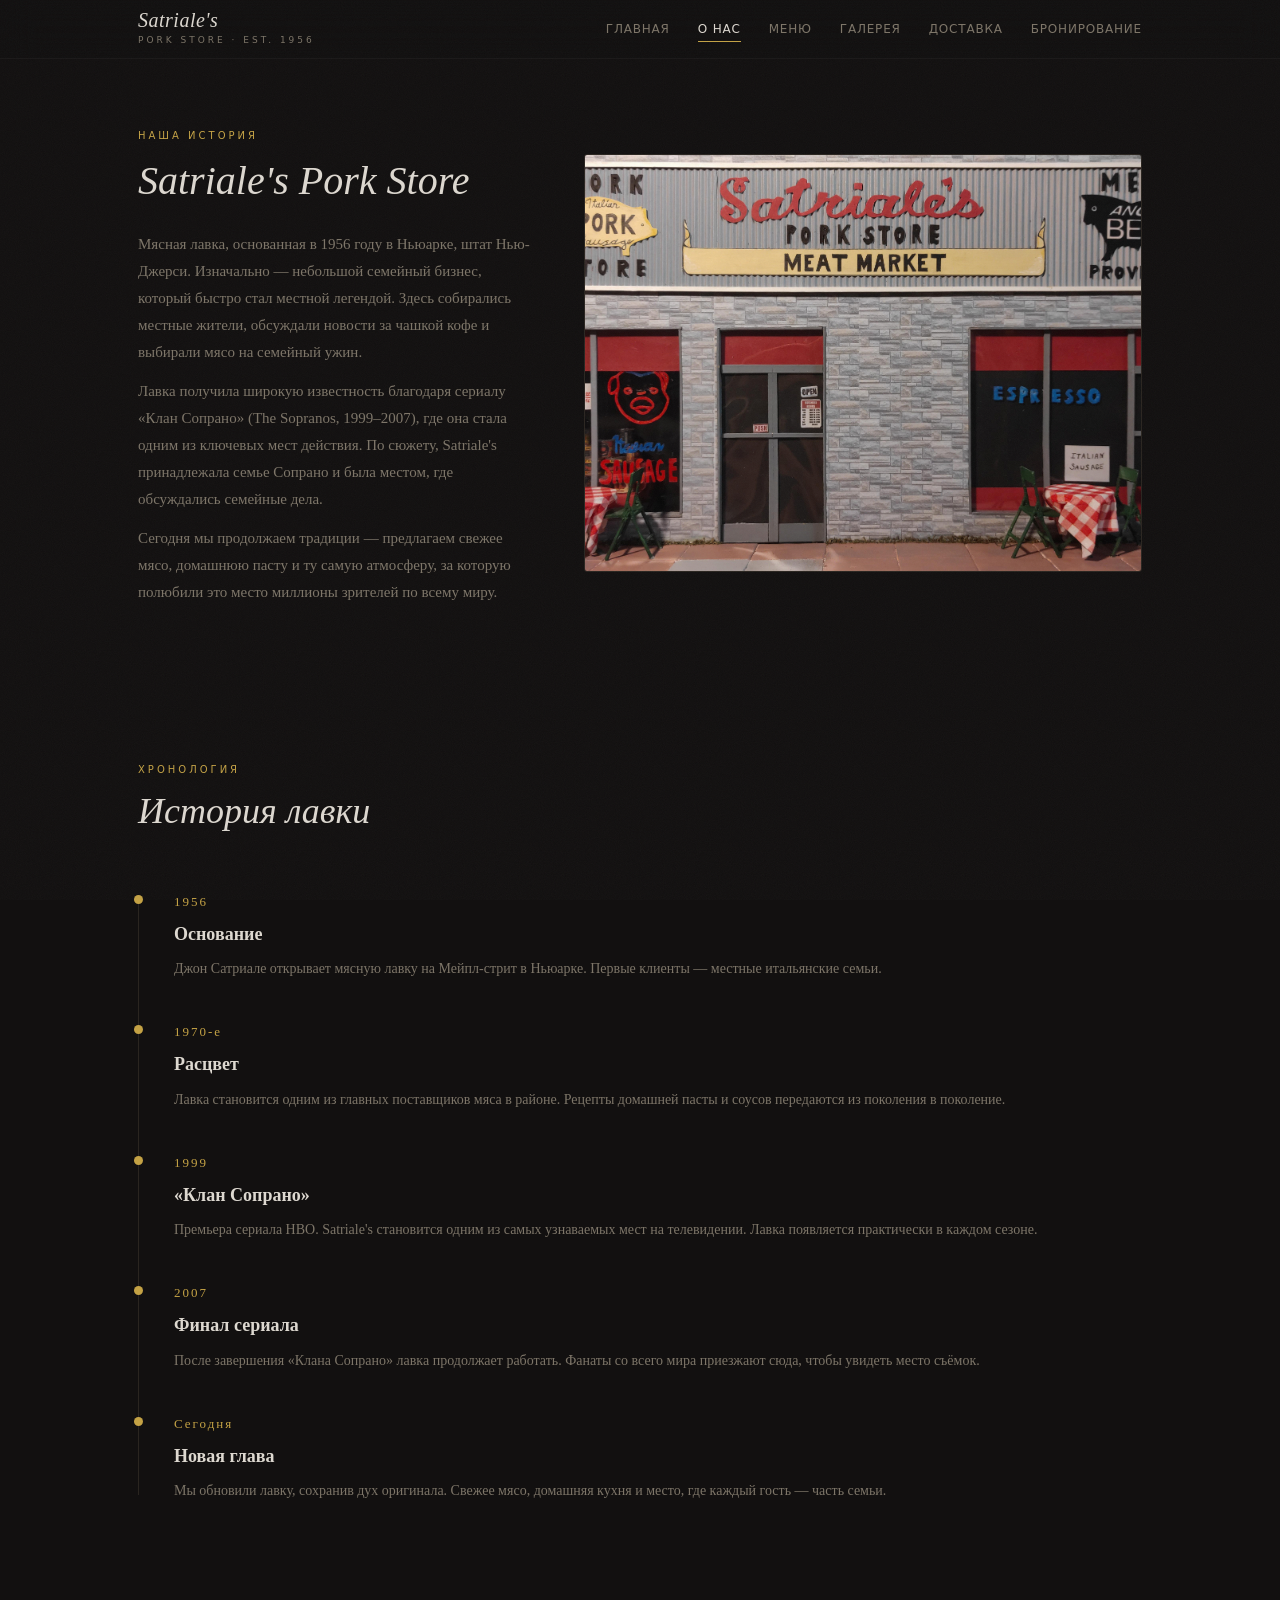
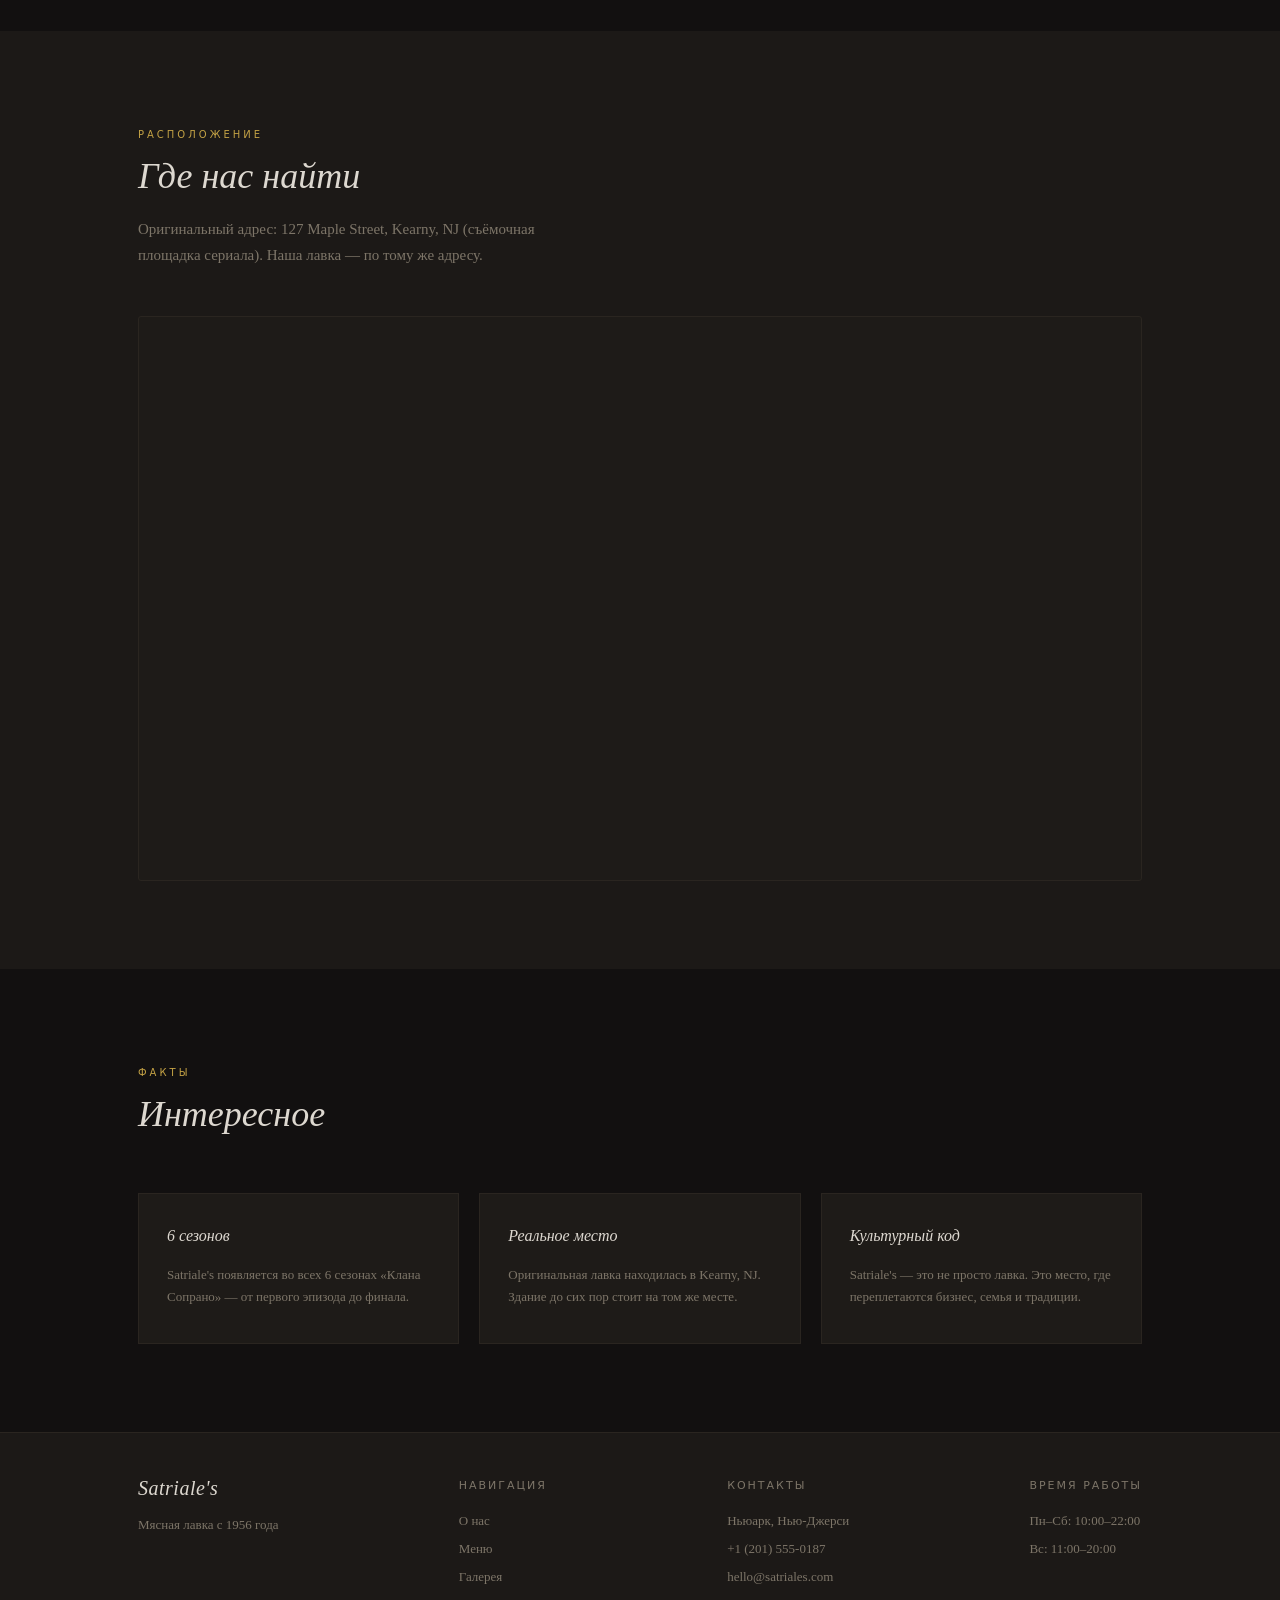
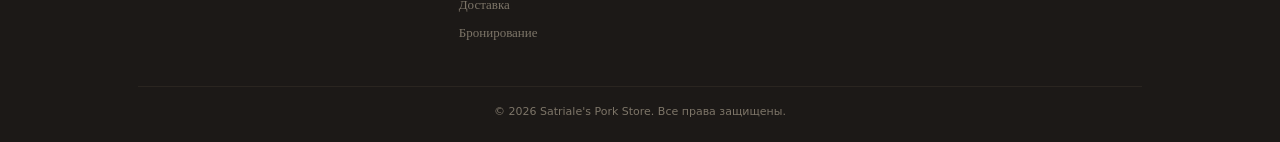
<file: about.html>
<!DOCTYPE html>
<html lang="ru">
<head>
    <meta charset="UTF-8">
    <meta name="viewport" content="width=device-width, initial-scale=1.0">
    <title>О нас — Satriale's</title>
    <link rel="stylesheet" href="css/style.css">
</head>
<body class="page-enter">
<header class="header" id="header">
    <div class="container header__inner">
        <a href="index.html" class="logo">
            <span class="logo__name">Satriale's</span>
            <span class="logo__sub">pork store · est. 1956</span>
        </a>
        <nav class="nav" id="nav">
            <a href="index.html" class="nav__link">Главная</a>
            <a href="about.html" class="nav__link active">О нас</a>
            <a href="menu.html" class="nav__link">Меню</a>
            <a href="gallery.html" class="nav__link">Галерея</a>
            <a href="delivery.html" class="nav__link">Доставка</a>
            <a href="booking.html" class="nav__link">Бронирование</a>
        </nav>
        <button class="burger" id="burger"><span></span><span></span><span></span></button>
    </div>
</header>
<section class="about-hero">
    <div class="container">
        <div class="about-hero__inner">
            <div class="reveal">
                <span class="section__label">Наша история</span>
                <h1 class="section__title" style="font-size:clamp(28px,4vw,40px);">Satriale's Pork Store</h1>
                <p style="color:var(--text-dim);margin-top:16px;line-height:1.8;font-size:15px;">
                    Мясная лавка, основанная в 1956 году в Ньюарке, штат Нью-Джерси. Изначально — небольшой семейный бизнес, который быстро стал местной легендой. Здесь собирались местные жители, обсуждали новости за чашкой кофе и выбирали мясо на семейный ужин.
                </p>
                <p style="color:var(--text-dim);margin-top:12px;line-height:1.8;font-size:15px;">
                    Лавка получила широкую известность благодаря сериалу «Клан Сопрано» (The Sopranos, 1999–2007), где она стала одним из ключевых мест действия. По сюжету, Satriale's принадлежала семье Сопрано и была местом, где обсуждались семейные дела.
                </p>
                <p style="color:var(--text-dim);margin-top:12px;line-height:1.8;font-size:15px;">
                    Сегодня мы продолжаем традиции — предлагаем свежее мясо, домашнюю пасту и ту самую атмосферу, за которую полюбили это место миллионы зрителей по всему миру.
                </p>
            </div>
            <div class="about-hero__img reveal">
                <img src="images/about-main.jpg" alt="Satriale's Pork Store"
                     onerror="this.parentElement.innerHTML='<div class=about-hero__placeholder>Фото: Satriale\'s Pork Store, Ньюарк</div>'">
            </div>
        </div>
    </div>
</section>
<section class="section">
    <div class="container">
        <div class="section__header reveal">
            <span class="section__label">Хронология</span>
            <h2 class="section__title">История лавки</h2>
        </div>
        <div class="timeline reveal">
            <div class="timeline__item">
                <div class="timeline__year">1956</div>
                <div class="timeline__title">Основание</div>
                <div class="timeline__desc">Джон Сатриале открывает мясную лавку на Мейпл-стрит в Ньюарке. Первые клиенты — местные итальянские семьи.</div>
            </div>
            <div class="timeline__item">
                <div class="timeline__year">1970-е</div>
                <div class="timeline__title">Расцвет</div>
                <div class="timeline__desc">Лавка становится одним из главных поставщиков мяса в районе. Рецепты домашней пасты и соусов передаются из поколения в поколение.</div>
            </div>
            <div class="timeline__item">
                <div class="timeline__year">1999</div>
                <div class="timeline__title">«Клан Сопрано»</div>
                <div class="timeline__desc">Премьера сериала HBO. Satriale's становится одним из самых узнаваемых мест на телевидении. Лавка появляется практически в каждом сезоне.</div>
            </div>
            <div class="timeline__item">
                <div class="timeline__year">2007</div>
                <div class="timeline__title">Финал сериала</div>
                <div class="timeline__desc">После завершения «Клана Сопрано» лавка продолжает работать. Фанаты со всего мира приезжают сюда, чтобы увидеть место съёмок.</div>
            </div>
            <div class="timeline__item">
                <div class="timeline__year">Сегодня</div>
                <div class="timeline__title">Новая глава</div>
                <div class="timeline__desc">Мы обновили лавку, сохранив дух оригинала. Свежее мясо, домашняя кухня и место, где каждый гость — часть семьи.</div>
            </div>
        </div>
    </div>
</section>
<section class="section map-section">
    <div class="container">
        <div class="section__header reveal">
            <span class="section__label">Расположение</span>
            <h2 class="section__title">Где нас найти</h2>
            <p class="section__desc">Оригинальный адрес: 127 Maple Street, Kearny, NJ (съёмочная площадка сериала). Наша лавка — по тому же адресу.</p>
        </div>
        <div class="map__wrapper reveal">
            <iframe
                src="https://www.google.com/maps/embed?pb=!1m18!1m12!1m3!1d3025.5!2d-74.15!3d40.76!2m3!1f0!2f0!3f0!3m2!1i1024!2i768!4f13.1!3m3!1m2!1s0x0%3A0x0!2zNDDCsDQ1JzM2LjAiTiA3NMKwMDknMDAuMCJX!5e0!3m2!1sru!2sus!4v1"
                allowfullscreen loading="lazy">
            </iframe>
        </div>
    </div>
</section>
<section class="section">
    <div class="container">
        <div class="section__header reveal">
            <span class="section__label">Факты</span>
            <h2 class="section__title">Интересное</h2>
        </div>
        <div class="delivery__grid reveal-stagger">
            <div class="delivery__card">
                <h3>6 сезонов</h3>
                <p>Satriale's появляется во всех 6 сезонах «Клана Сопрано» — от первого эпизода до финала.</p>
            </div>
            <div class="delivery__card">
                <h3>Реальное место</h3>
                <p>Оригинальная лавка находилась в Kearny, NJ. Здание до сих пор стоит на том же месте.</p>
            </div>
            <div class="delivery__card">
                <h3>Культурный код</h3>
                <p>Satriale's — это не просто лавка. Это место, где переплетаются бизнес, семья и традиции.</p>
            </div>
        </div>
    </div>
</section>
<footer class="footer">
    <div class="container">
        <div class="footer__top">
            <div class="footer__col">
                <a href="index.html" class="logo" style="margin-bottom:12px;">
                    <span class="logo__name">Satriale's</span>
                </a>
                <p style="font-size:13px;">Мясная лавка с 1956 года</p>
            </div>
            <div class="footer__col">
                <h4>Навигация</h4>
                <a href="about.html">О нас</a>
                <a href="menu.html">Меню</a>
                <a href="gallery.html">Галерея</a>
                <a href="delivery.html">Доставка</a>
                <a href="booking.html">Бронирование</a>
            </div>
            <div class="footer__col">
                <h4>Контакты</h4>
                <p>Ньюарк, Нью-Джерси</p>
                <p>+1 (201) 555-0187</p>
                <p>hello@satriales.com</p>
            </div>
            <div class="footer__col">
                <h4>Время работы</h4>
                <p>Пн–Сб: 10:00–22:00</p>
                <p>Вс: 11:00–20:00</p>
            </div>
        </div>
        <div class="footer__bottom">
            <p>© 2026 Satriale's Pork Store. Все права защищены.</p>
        </div>
    </div>
</footer>
<div class="modal-overlay" id="modal">
    <div class="modal">
        <button class="modal__close" onclick="closeModal()">✕</button>
        <div class="modal__body" id="modalBody"></div>
    </div>
</div>
<script src="js/app.js"></script>
</body>
</html>
</file>
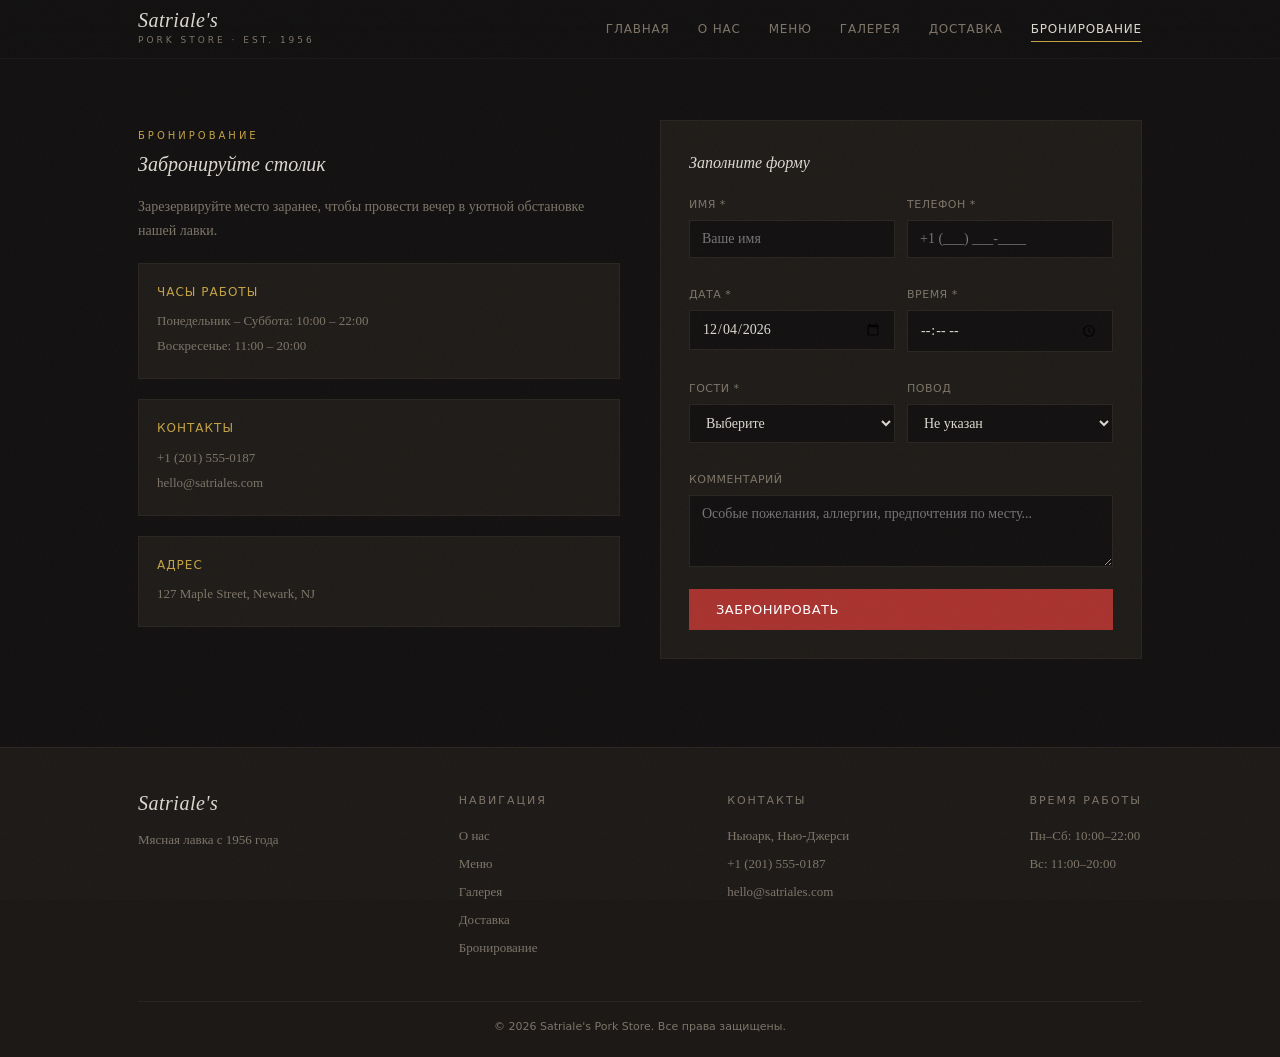
<file: booking.html>
<!DOCTYPE html>
<html lang="ru">
<head>
    <meta charset="UTF-8">
    <meta name="viewport" content="width=device-width, initial-scale=1.0">
    <title>Бронирование — Satriale's</title>
    <link rel="stylesheet" href="css/style.css">
</head>
<body class="page-enter">
<header class="header" id="header">
    <div class="container header__inner">
        <a href="index.html" class="logo">
            <span class="logo__name">Satriale's</span>
            <span class="logo__sub">pork store · est. 1956</span>
        </a>
        <nav class="nav" id="nav">
            <a href="index.html" class="nav__link">Главная</a>
            <a href="about.html" class="nav__link">О нас</a>
            <a href="menu.html" class="nav__link">Меню</a>
            <a href="gallery.html" class="nav__link">Галерея</a>
            <a href="delivery.html" class="nav__link">Доставка</a>
            <a href="booking.html" class="nav__link active">Бронирование</a>
        </nav>
        <button class="burger" id="burger"><span></span><span></span><span></span></button>
    </div>
</header>
<section class="section" style="padding-top:120px;">
    <div class="container">
        <div class="booking__wrapper">
            <div class="booking__info reveal">
                <span class="section__label">Бронирование</span>
                <h3>Забронируйте столик</h3>
                <p>Зарезервируйте место заранее, чтобы провести вечер в уютной обстановке нашей лавки.</p>
                <div class="booking__info-block">
                    <h4>Часы работы</h4>
                    <p>Понедельник – Суббота: 10:00 – 22:00</p>
                    <p>Воскресенье: 11:00 – 20:00</p>
                </div>
                <div class="booking__info-block">
                    <h4>Контакты</h4>
                    <p>+1 (201) 555-0187</p>
                    <p>hello@satriales.com</p>
                </div>
                <div class="booking__info-block">
                    <h4>Адрес</h4>
                    <p>127 Maple Street, Newark, NJ</p>
                </div>
            </div>
            <div class="booking__form reveal" id="bookingFormWrapper">
                <h3>Заполните форму</h3>
                <form id="bookingForm" onsubmit="submitBooking(event)">
                    <div class="form__row">
                        <div class="form__field">
                            <label>Имя *</label>
                            <input type="text" id="bookName" required placeholder="Ваше имя">
                        </div>
                        <div class="form__field">
                            <label>Телефон *</label>
                            <input type="tel" id="bookPhone" required placeholder="+1 (___) ___-____">
                        </div>
                    </div>
                    <div class="form__row">
                        <div class="form__field">
                            <label>Дата *</label>
                            <input type="date" id="bookDate" required>
                        </div>
                        <div class="form__field">
                            <label>Время *</label>
                            <input type="time" id="bookTime" required>
                        </div>
                    </div>
                    <div class="form__row">
                        <div class="form__field">
                            <label>Гости *</label>
                            <select id="bookGuests" required>
                                <option value="">Выберите</option>
                                <option value="1">1 человек</option>
                                <option value="2">2 человека</option>
                                <option value="3">3 человека</option>
                                <option value="4">4 человека</option>
                                <option value="5">5 человек</option>
                                <option value="6">6 человек</option>
                                <option value="7+">7+ человек</option>
                            </select>
                        </div>
                        <div class="form__field">
                            <label>Повод</label>
                            <select id="bookOccasion">
                                <option value="">Не указан</option>
                                <option value="dinner">Ужин</option>
                                <option value="business">Деловая встреча</option>
                                <option value="celebration">Празднование</option>
                                <option value="family">Семейный ужин</option>
                            </select>
                        </div>
                    </div>
                    <div class="form__field">
                        <label>Комментарий</label>
                        <textarea id="bookComment" placeholder="Особые пожелания, аллергии, предпочтения по месту..."></textarea>
                    </div>
                    <button type="submit" class="btn btn--primary" style="width:100%;">Забронировать</button>
                </form>
            </div>
            <div class="booking__success" id="bookingSuccess" style="display:none;">
                <h3>Готово!</h3>
                <p>Мы получили вашу заявку и перезвоним для подтверждения в ближайшее время.</p>
            </div>
        </div>
    </div>
</section>
<footer class="footer">
    <div class="container">
        <div class="footer__top">
            <div class="footer__col">
                <a href="index.html" class="logo" style="margin-bottom:12px;">
                    <span class="logo__name">Satriale's</span>
                </a>
                <p style="font-size:13px;">Мясная лавка с 1956 года</p>
            </div>
            <div class="footer__col">
                <h4>Навигация</h4>
                <a href="about.html">О нас</a>
                <a href="menu.html">Меню</a>
                <a href="gallery.html">Галерея</a>
                <a href="delivery.html">Доставка</a>
                <a href="booking.html">Бронирование</a>
            </div>
            <div class="footer__col">
                <h4>Контакты</h4>
                <p>Ньюарк, Нью-Джерси</p>
                <p>+1 (201) 555-0187</p>
                <p>hello@satriales.com</p>
            </div>
            <div class="footer__col">
                <h4>Время работы</h4>
                <p>Пн–Сб: 10:00–22:00</p>
                <p>Вс: 11:00–20:00</p>
            </div>
        </div>
        <div class="footer__bottom">
            <p>© 2026 Satriale's Pork Store. Все права защищены.</p>
        </div>
    </div>
</footer>
<div class="modal-overlay" id="modal">
    <div class="modal">
        <button class="modal__close" onclick="closeModal()">✕</button>
        <div class="modal__body" id="modalBody"></div>
    </div>
</div>
<script src="js/app.js"></script>
</body>
</html>
</file>
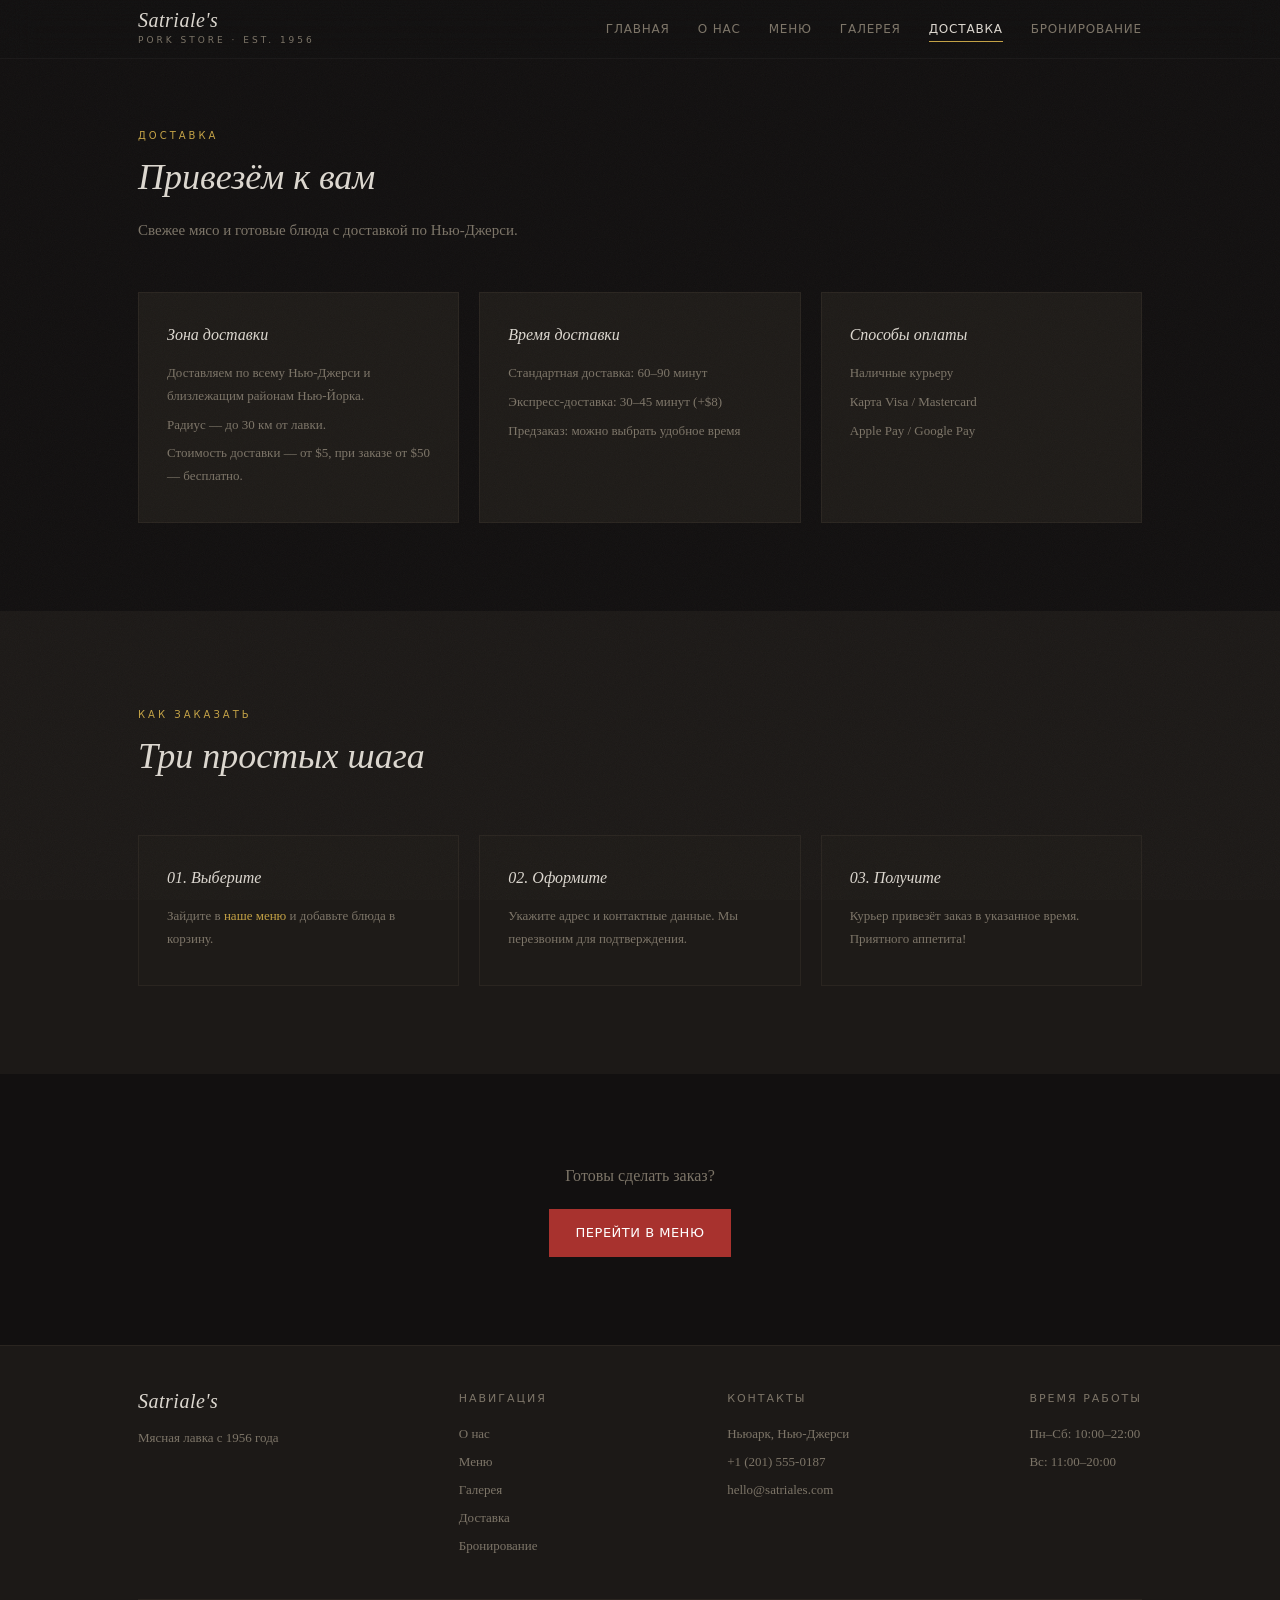
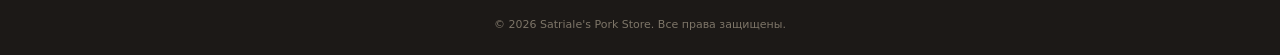
<file: delivery.html>
<!DOCTYPE html>
<html lang="ru">
<head>
    <meta charset="UTF-8">
    <meta name="viewport" content="width=device-width, initial-scale=1.0">
    <title>Доставка — Satriale's</title>
    <link rel="stylesheet" href="css/style.css">
</head>
<body class="page-enter">
<header class="header" id="header">
    <div class="container header__inner">
        <a href="index.html" class="logo">
            <span class="logo__name">Satriale's</span>
            <span class="logo__sub">pork store · est. 1956</span>
        </a>
        <nav class="nav" id="nav">
            <a href="index.html" class="nav__link">Главная</a>
            <a href="about.html" class="nav__link">О нас</a>
            <a href="menu.html" class="nav__link">Меню</a>
            <a href="gallery.html" class="nav__link">Галерея</a>
            <a href="delivery.html" class="nav__link active">Доставка</a>
            <a href="booking.html" class="nav__link">Бронирование</a>
        </nav>
        <button class="burger" id="burger"><span></span><span></span><span></span></button>
    </div>
</header>
<section class="section" style="padding-top:120px;">
    <div class="container">
        <div class="section__header reveal">
            <span class="section__label">Доставка</span>
            <h2 class="section__title">Привезём к вам</h2>
            <p class="section__desc">Свежее мясо и готовые блюда с доставкой по Нью-Джерси.</p>
        </div>
        <div class="delivery__grid reveal-stagger">
            <div class="delivery__card">
                <h3>Зона доставки</h3>
                <p>Доставляем по всему Нью-Джерси и близлежащим районам Нью-Йорка.</p>
                <p>Радиус — до 30 км от лавки.</p>
                <p>Стоимость доставки — от $5, при заказе от $50 — бесплатно.</p>
            </div>
            <div class="delivery__card">
                <h3>Время доставки</h3>
                <p>Стандартная доставка: 60–90 минут</p>
                <p>Экспресс-доставка: 30–45 минут (+$8)</p>
                <p>Предзаказ: можно выбрать удобное время</p>
            </div>
            <div class="delivery__card">
                <h3>Способы оплаты</h3>
                <p>Наличные курьеру</p>
                <p>Карта Visa / Mastercard</p>
                <p>Apple Pay / Google Pay</p>
            </div>
        </div>
    </div>
</section>
<section class="section" style="background:var(--bg-light);">
    <div class="container">
        <div class="section__header reveal">
            <span class="section__label">Как заказать</span>
            <h2 class="section__title">Три простых шага</h2>
        </div>
        <div class="delivery__grid reveal-stagger">
            <div class="delivery__card">
                <h3>01. Выберите</h3>
                <p>Зайдите в <a href="menu.html" style="color:var(--gold);">наше меню</a> и добавьте блюда в корзину.</p>
            </div>
            <div class="delivery__card">
                <h3>02. Оформите</h3>
                <p>Укажите адрес и контактные данные. Мы перезвоним для подтверждения.</p>
            </div>
            <div class="delivery__card">
                <h3>03. Получите</h3>
                <p>Курьер привезёт заказ в указанное время. Приятного аппетита!</p>
            </div>
        </div>
    </div>
</section>
<section class="section">
    <div class="container" style="text-align:center;">
        <div class="reveal">
            <p style="color:var(--text-dim);margin-bottom:20px;">Готовы сделать заказ?</p>
            <a href="menu.html" class="btn btn--primary">Перейти в меню</a>
        </div>
    </div>
</section>
<footer class="footer">
    <div class="container">
        <div class="footer__top">
            <div class="footer__col">
                <a href="index.html" class="logo" style="margin-bottom:12px;">
                    <span class="logo__name">Satriale's</span>
                </a>
                <p style="font-size:13px;">Мясная лавка с 1956 года</p>
            </div>
            <div class="footer__col">
                <h4>Навигация</h4>
                <a href="about.html">О нас</a>
                <a href="menu.html">Меню</a>
                <a href="gallery.html">Галерея</a>
                <a href="delivery.html">Доставка</a>
                <a href="booking.html">Бронирование</a>
            </div>
            <div class="footer__col">
                <h4>Контакты</h4>
                <p>Ньюарк, Нью-Джерси</p>
                <p>+1 (201) 555-0187</p>
                <p>hello@satriales.com</p>
            </div>
            <div class="footer__col">
                <h4>Время работы</h4>
                <p>Пн–Сб: 10:00–22:00</p>
                <p>Вс: 11:00–20:00</p>
            </div>
        </div>
        <div class="footer__bottom">
            <p>© 2026 Satriale's Pork Store. Все права защищены.</p>
        </div>
    </div>
</footer>
<div class="modal-overlay" id="modal">
    <div class="modal">
        <button class="modal__close" onclick="closeModal()">✕</button>
        <div class="modal__body" id="modalBody"></div>
    </div>
</div>
<script src="js/app.js"></script>
</body>
</html>
</file>
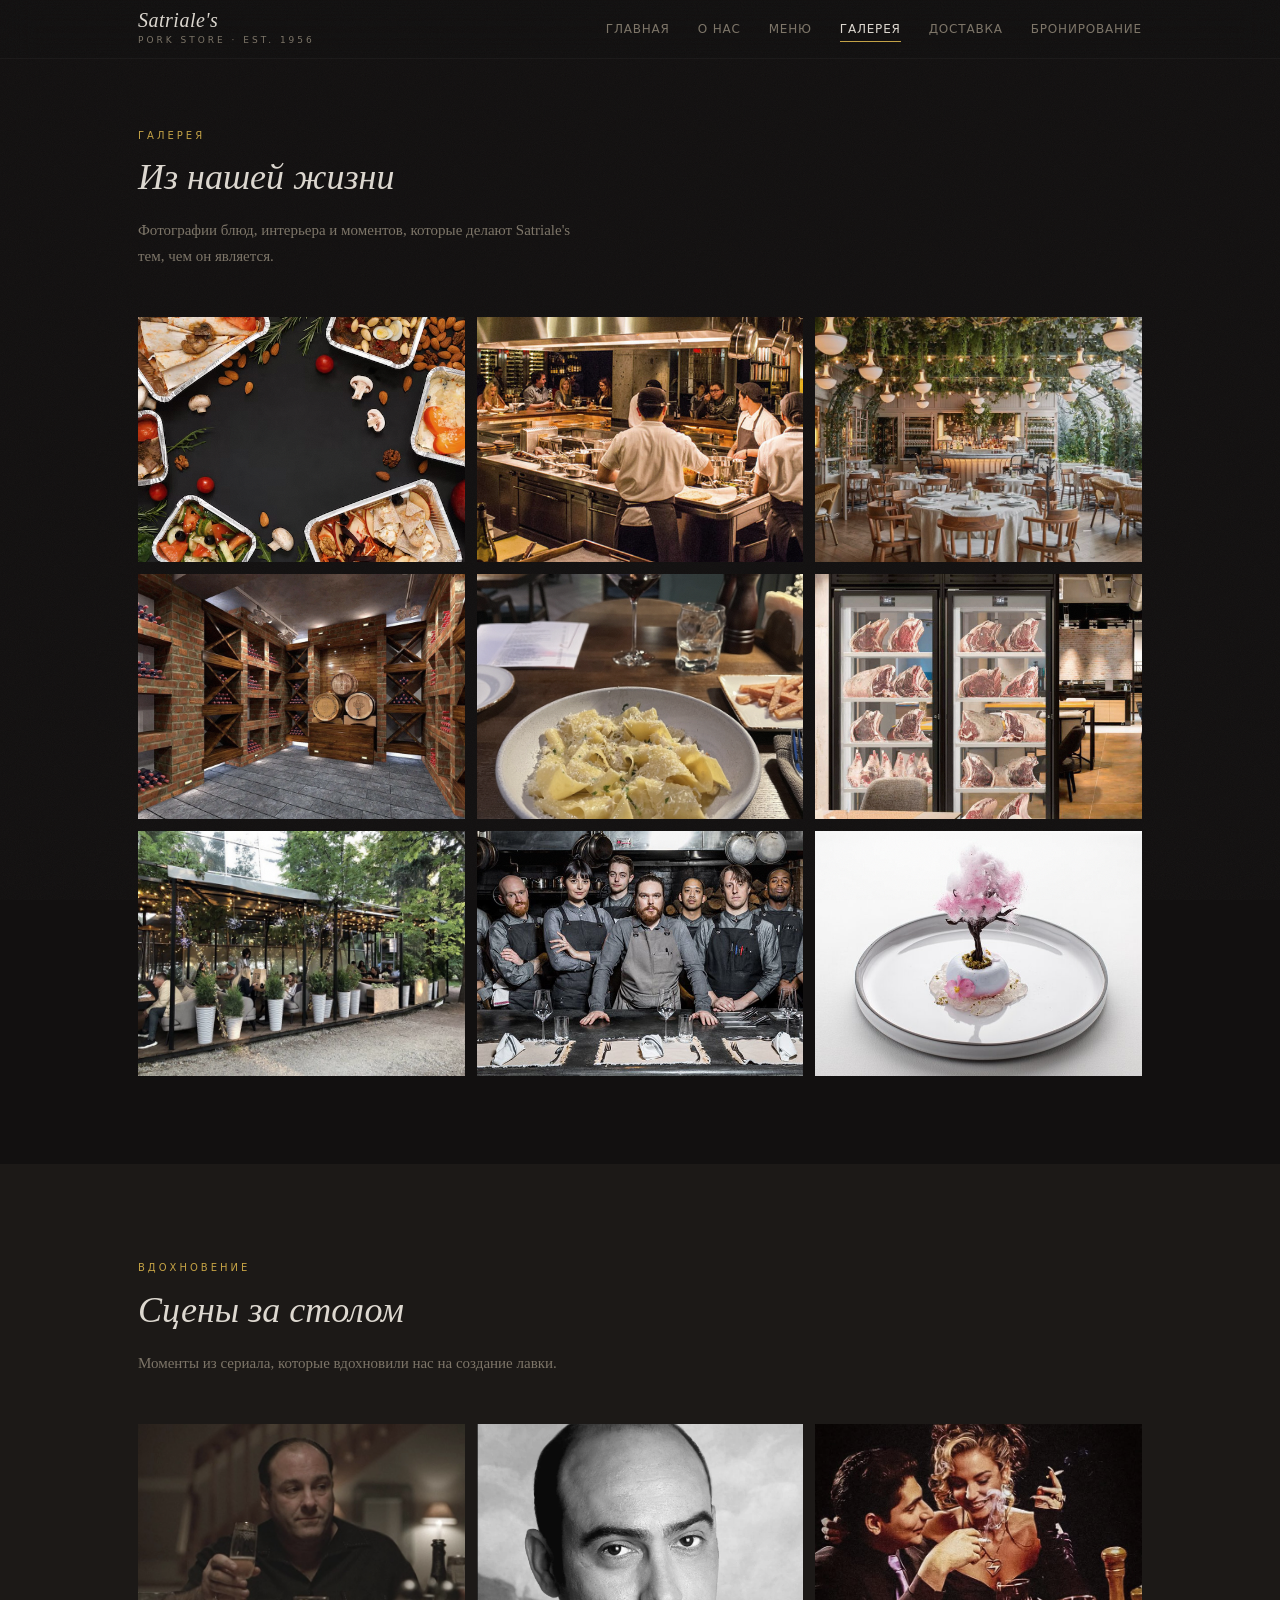
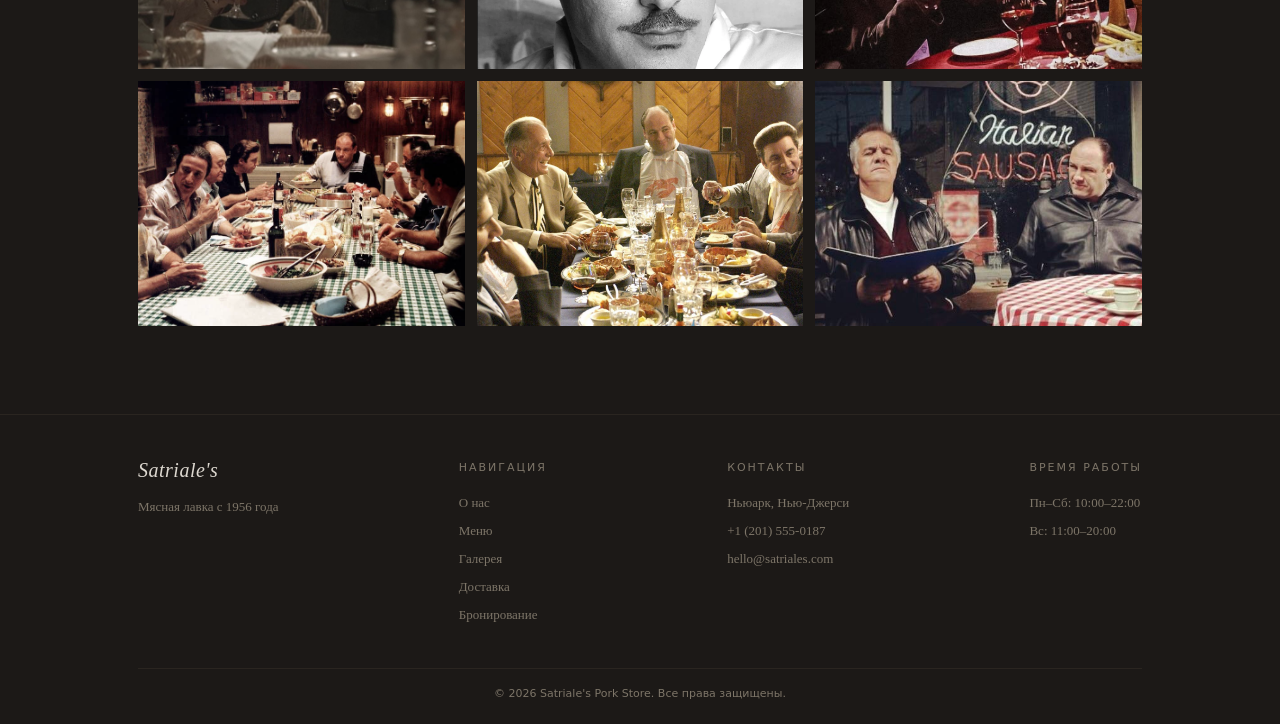
<file: gallery.html>
<!DOCTYPE html>
<html lang="ru">
<head>
    <meta charset="UTF-8">
    <meta name="viewport" content="width=device-width, initial-scale=1.0">
    <title>Галерея — Satriale's</title>
    <link rel="stylesheet" href="css/style.css">
</head>
<body class="page-enter">
<header class="header" id="header">
    <div class="container header__inner">
        <a href="index.html" class="logo">
            <span class="logo__name">Satriale's</span>
            <span class="logo__sub">pork store · est. 1956</span>
        </a>
        <nav class="nav" id="nav">
            <a href="index.html" class="nav__link">Главная</a>
            <a href="about.html" class="nav__link">О нас</a>
            <a href="menu.html" class="nav__link">Меню</a>
            <a href="gallery.html" class="nav__link active">Галерея</a>
            <a href="delivery.html" class="nav__link">Доставка</a>
            <a href="booking.html" class="nav__link">Бронирование</a>
        </nav>
        <button class="burger" id="burger"><span></span><span></span><span></span></button>
    </div>
</header>
<section class="section" style="padding-top:120px;">
    <div class="container">
        <div class="section__header reveal">
            <span class="section__label">Галерея</span>
            <h2 class="section__title">Из нашей жизни</h2>
            <p class="section__desc">Фотографии блюд, интерьера и моментов, которые делают Satriale's тем, чем он является.</p>
        </div>
        <div class="gallery__grid reveal-stagger" id="galleryGrid"></div>
    </div>
</section>
<section class="section" style="background:var(--bg-light);">
    <div class="container">
        <div class="section__header reveal">
            <span class="section__label">Вдохновение</span>
            <h2 class="section__title">Сцены за столом</h2>
            <p class="section__desc">Моменты из сериала, которые вдохновили нас на создание лавки.</p>
        </div>
        <div class="gallery__grid reveal-stagger" id="sopranosGrid"></div>
    </div>
</section>
<footer class="footer">
    <div class="container">
        <div class="footer__top">
            <div class="footer__col">
                <a href="index.html" class="logo" style="margin-bottom:12px;">
                    <span class="logo__name">Satriale's</span>
                </a>
                <p style="font-size:13px;">Мясная лавка с 1956 года</p>
            </div>
            <div class="footer__col">
                <h4>Навигация</h4>
                <a href="about.html">О нас</a>
                <a href="menu.html">Меню</a>
                <a href="gallery.html">Галерея</a>
                <a href="delivery.html">Доставка</a>
                <a href="booking.html">Бронирование</a>
            </div>
            <div class="footer__col">
                <h4>Контакты</h4>
                <p>Ньюарк, Нью-Джерси</p>
                <p>+1 (201) 555-0187</p>
                <p>hello@satriales.com</p>
            </div>
            <div class="footer__col">
                <h4>Время работы</h4>
                <p>Пн–Сб: 10:00–22:00</p>
                <p>Вс: 11:00–20:00</p>
            </div>
        </div>
        <div class="footer__bottom">
            <p>© 2026 Satriale's Pork Store. Все права защищены.</p>
        </div>
    </div>
</footer>
<div class="modal-overlay" id="modal">
    <div class="modal">
        <button class="modal__close" onclick="closeModal()">✕</button>
        <div class="modal__body" id="modalBody"></div>
    </div>
</div>
<script src="js/app.js"></script>
</body>
</html>
</file>
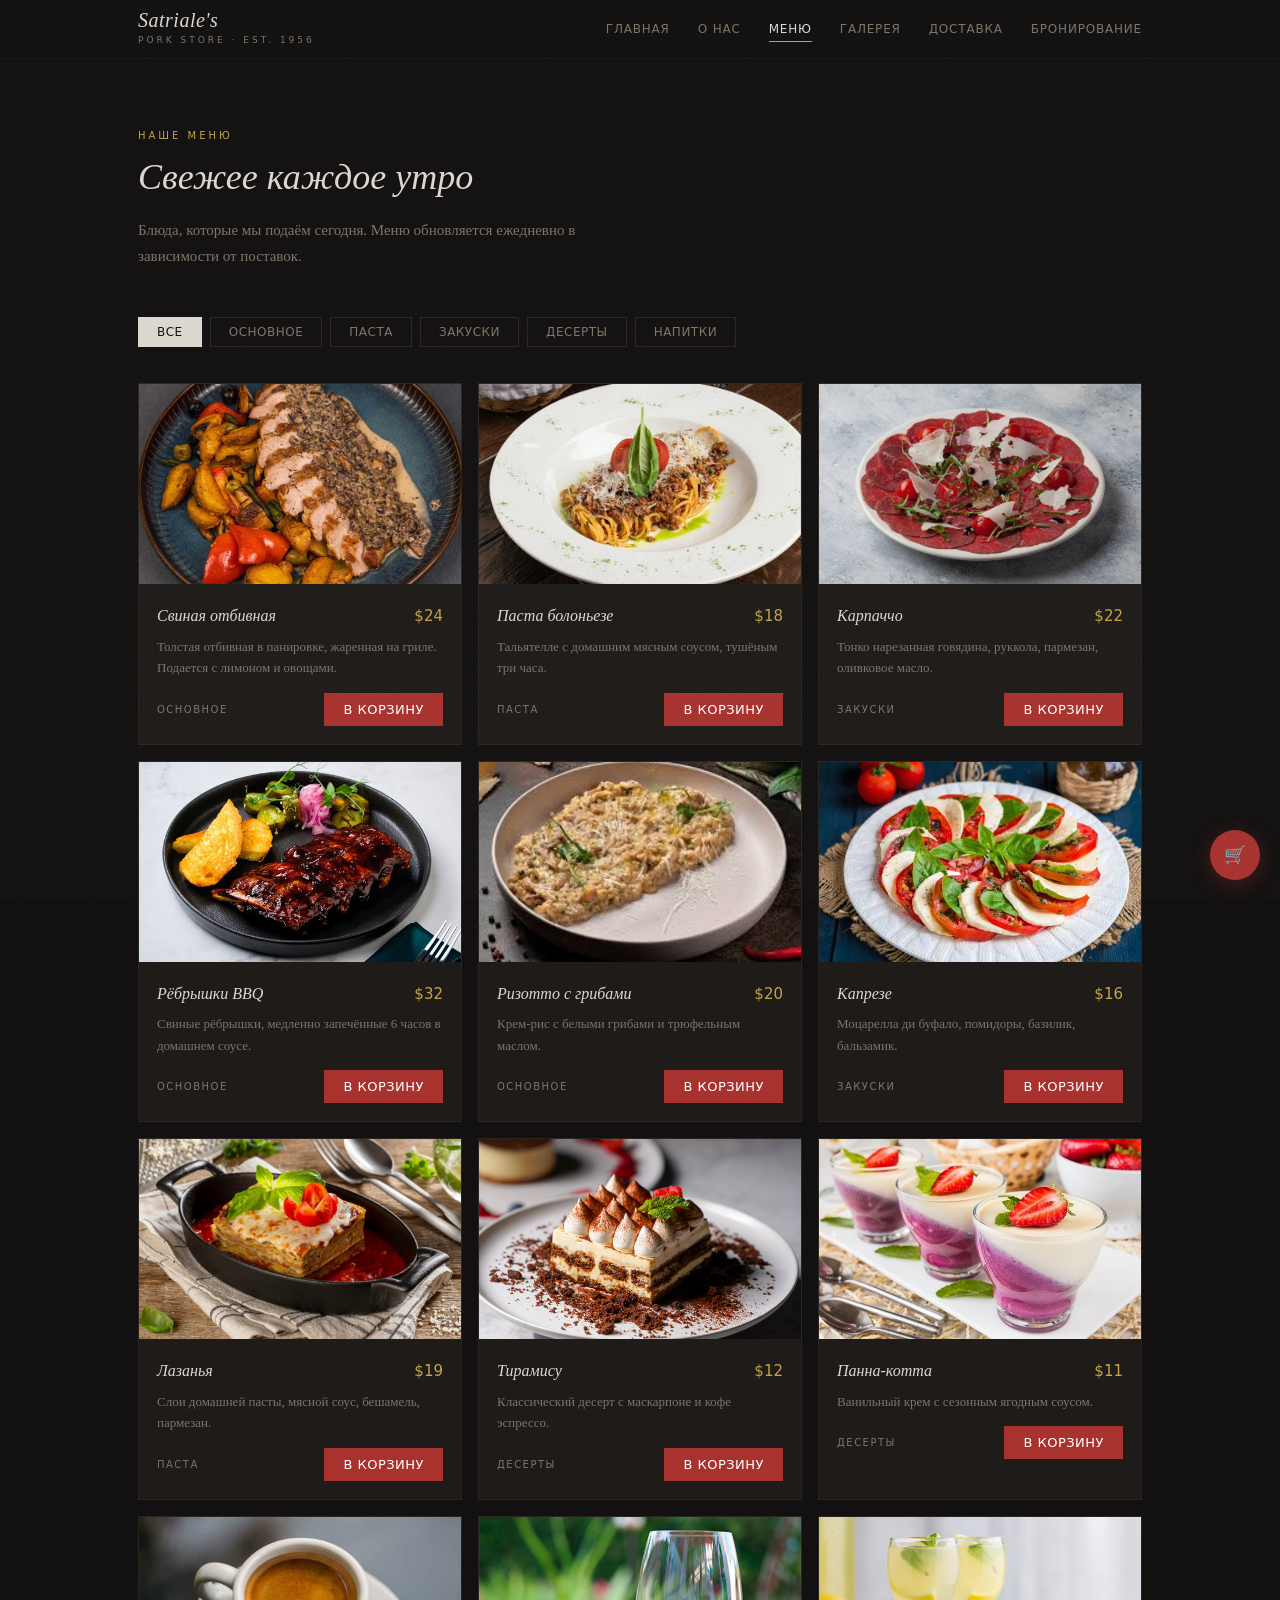
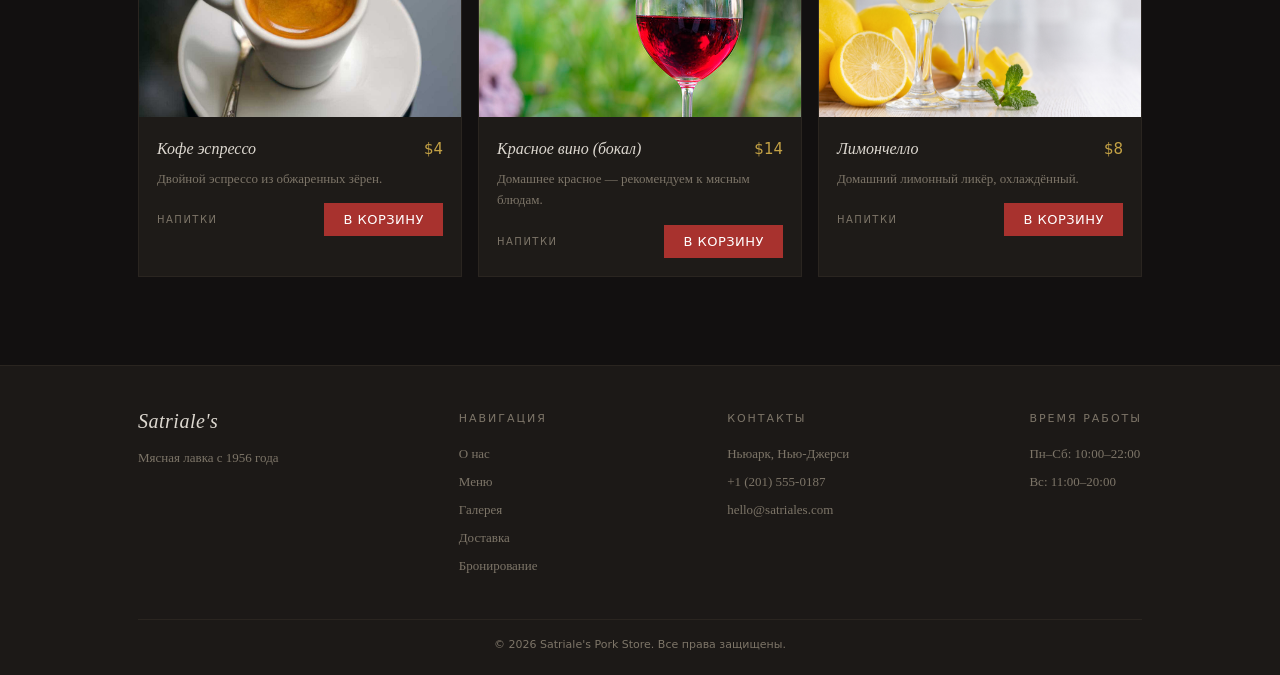
<file: menu.html>
<!DOCTYPE html>
<html lang="ru">
<head>
    <meta charset="UTF-8">
    <meta name="viewport" content="width=device-width, initial-scale=1.0">
    <title>Меню — Satriale's</title>
    <link rel="stylesheet" href="css/style.css">
</head>
<body class="page-enter">
<header class="header" id="header">
    <div class="container header__inner">
        <a href="index.html" class="logo">
            <span class="logo__name">Satriale's</span>
            <span class="logo__sub">pork store · est. 1956</span>
        </a>
        <nav class="nav" id="nav">
            <a href="index.html" class="nav__link">Главная</a>
            <a href="about.html" class="nav__link">О нас</a>
            <a href="menu.html" class="nav__link active">Меню</a>
            <a href="gallery.html" class="nav__link">Галерея</a>
            <a href="delivery.html" class="nav__link">Доставка</a>
            <a href="booking.html" class="nav__link">Бронирование</a>
        </nav>
        <button class="burger" id="burger"><span></span><span></span><span></span></button>
    </div>
</header>
<section class="section" style="padding-top:120px;">
    <div class="container">
        <div class="section__header reveal">
            <span class="section__label">Наше меню</span>
            <h2 class="section__title">Свежее каждое утро</h2>
            <p class="section__desc">Блюда, которые мы подаём сегодня. Меню обновляется ежедневно в зависимости от поставок.</p>
        </div>
        <div class="menu__filters reveal" id="menuFilters"></div>
        <div class="menu__grid reveal-stagger" id="menuGrid"></div>
    </div>
</section>
<footer class="footer">
    <div class="container">
        <div class="footer__top">
            <div class="footer__col">
                <a href="index.html" class="logo" style="margin-bottom:12px;">
                    <span class="logo__name">Satriale's</span>
                </a>
                <p style="font-size:13px;">Мясная лавка с 1956 года</p>
            </div>
            <div class="footer__col">
                <h4>Навигация</h4>
                <a href="about.html">О нас</a>
                <a href="menu.html">Меню</a>
                <a href="gallery.html">Галерея</a>
                <a href="delivery.html">Доставка</a>
                <a href="booking.html">Бронирование</a>
            </div>
            <div class="footer__col">
                <h4>Контакты</h4>
                <p>Ньюарк, Нью-Джерси</p>
                <p>+1 (201) 555-0187</p>
                <p>hello@satriales.com</p>
            </div>
            <div class="footer__col">
                <h4>Время работы</h4>
                <p>Пн–Сб: 10:00–22:00</p>
                <p>Вс: 11:00–20:00</p>
            </div>
        </div>
        <div class="footer__bottom">
            <p>© 2026 Satriale's Pork Store. Все права защищены.</p>
        </div>
    </div>
</footer>
<div class="cart-float" id="cartFloat">
    <button class="cart-float__btn" onclick="toggleCart()">
        🛒
        <span class="cart-float__badge" id="cartBadge" style="display:none;">0</span>
    </button>
    <div class="cart-float__panel" id="cartPanel">
        <div class="cart__panel-header">
            <h3>Ваш заказ</h3>
            <button class="cart__panel-close" onclick="toggleCart()">✕</button>
        </div>
        <div class="cart__panel-body" id="cartBody"></div>
        <div class="cart__panel-footer" id="cartFooter" style="display:none;">
            <div class="cart__total">
                <span>Итого</span>
                <span id="cartTotalPrice">0 ₽</span>
            </div>
            <button class="btn btn--primary" style="width:100%;" onclick="openOrderModal()">Оформить заказ</button>
        </div>
    </div>
</div>
<div class="modal-overlay" id="modal">
    <div class="modal">
        <button class="modal__close" onclick="closeModal()">✕</button>
        <div class="modal__body" id="modalBody"></div>
    </div>
</div>
<script src="js/app.js"></script>
</body>
</html>
</file>
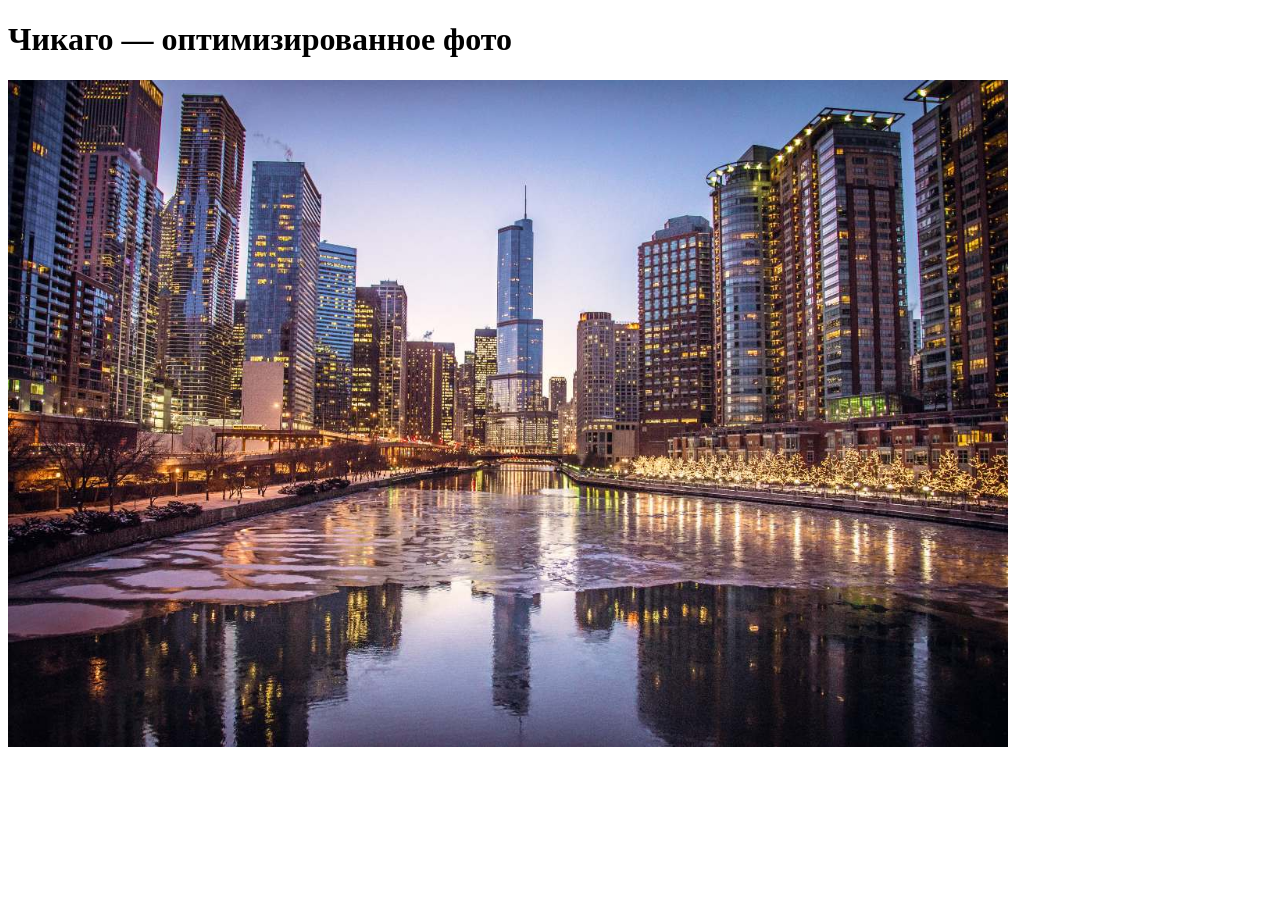
<file: optimized.html>
<!DOCTYPE html>
<html lang="ru">
<head>
    <meta charset="UTF-8">
    <meta name="viewport" content="width=device-width, initial-scale=1">
    <title>Оптимизированное фото</title>
</head>
<body>
    <h1>Чикаго — оптимизированное фото</h1>
    <img src="foto%20chikago.jpg" alt="Чикаго" width="1000">
</body>
</html>
</file>
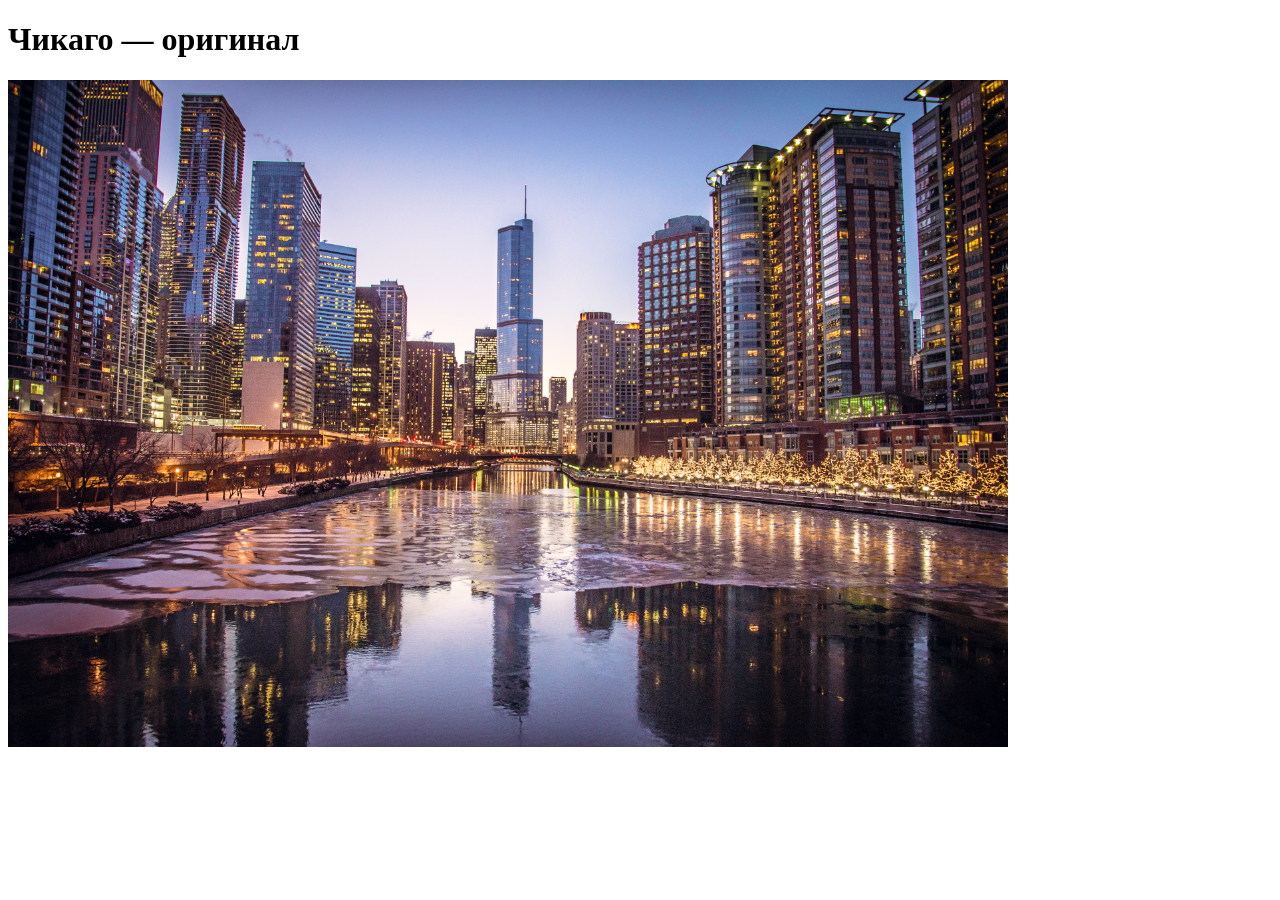
<file: original.html>
<!DOCTYPE html>
<html lang="ru">
<head>
    <meta charset="UTF-8">
    <meta name="viewport" content="width=device-width, initial-scale=1">
    <title>Оригинальное фото</title>
</head>
<body>
    <h1>Чикаго — оригинал</h1>
    <img src="132.jpg" alt="Чикаго" width="1000">
</body>
</html>
</file>
<file: css/style.css>
* {
    margin: 0;
    padding: 0;
    box-sizing: border-box;
}
:root {
    --bg: #121010;
    --bg-light: #1c1917;
    --bg-card: #1e1b18;
    --bg-card-hover: #262220;
    --text: #ddd8d0;
    --text-dim: #7d7568;
    --accent: #a8322e;
    --accent-hover: #8c2824;
    --gold: #c4a245;
    --gold-dim: #7a6830;
    --border: #2a2520;
    --shadow: 0 6px 28px rgba(0,0,0,.45);
    --radius: 3px;
}
html { scroll-behavior: smooth; }
body {
    font-family: 'Palatino Linotype', 'Book Antiqua', Palatino, Georgia, serif;
    background: var(--bg);
    color: var(--text);
    line-height: 1.7;
    overflow-x: hidden;
    position: relative;
}
body::before {
    content: '';
    position: fixed;
    inset: 0;
    pointer-events: none;
    z-index: 9999;
    opacity: .035;
    background-image: url("data:image/svg+xml,%3Csvg viewBox='0 0 256 256' xmlns='http://www.w3.org/2000/svg'%3E%3Cfilter id='n'%3E%3CfeTurbulence type='fractalNoise' baseFrequency='.85' numOctaves='4' stitchTiles='stitch'/%3E%3C/filter%3E%3Crect width='100%25' height='100%25' filter='url(%23n)'/%3E%3C/svg%3E");
    background-size: 200px;
}
a { color: inherit; text-decoration: none; }
img { max-width: 100%; display: block; }
button { cursor: pointer; font-family: inherit; }
input, textarea, select { font-family: inherit; }
::selection {
    background: var(--accent);
    color: white;
}
.container {
    max-width: 1060px;
    margin: 0 auto;
    padding: 0 28px;
}
.header {
    position: fixed;
    top: 0;
    left: 0;
    right: 0;
    z-index: 100;
    background: rgba(18,16,16,.88);
    backdrop-filter: blur(16px);
    -webkit-backdrop-filter: blur(16px);
    border-bottom: 1px solid rgba(255,255,255,.04);
    transition: transform .4s cubic-bezier(.4,0,.2,1);
}
.header--hidden {
    transform: translateY(-100%);
}
.header__inner {
    display: flex;
    align-items: center;
    justify-content: space-between;
    height: 58px;
}
.logo {
    display: flex;
    flex-direction: column;
    text-decoration: none;
}
.logo__name {
    font-size: 20px;
    font-weight: 400;
    letter-spacing: 0.5px;
    color: var(--text);
    font-family: 'Palatino Linotype', 'Book Antiqua', Palatino, Georgia, serif;
    font-style: italic;
    line-height: 1.15;
}
.logo__sub {
    font-size: 9px;
    color: var(--text-dim);
    letter-spacing: 3px;
    text-transform: uppercase;
    font-family: 'Segoe UI', system-ui, sans-serif;
    font-style: normal;
    margin-top: 1px;
}
.nav {
    display: flex;
    gap: 28px;
    align-items: center;
}
.nav__link {
    font-size: 12px;
    letter-spacing: 0.8px;
    color: var(--text-dim);
    transition: color .3s;
    text-transform: uppercase;
    font-family: 'Segoe UI', system-ui, sans-serif;
}
.nav__link:hover,
.nav__link.active {
    color: var(--text);
}
.nav__link.active {
    position: relative;
}
.nav__link.active::after {
    content: '';
    position: absolute;
    bottom: -3px;
    left: 0;
    right: 0;
    height: 1px;
    background: var(--gold);
}
.burger {
    display: none;
    flex-direction: column;
    gap: 5px;
    background: none;
    border: none;
    padding: 4px;
}
.burger span {
    width: 20px;
    height: 1.5px;
    background: var(--text);
    transition: .3s;
    transform-origin: center;
}
.burger.open span:nth-child(1) { transform: rotate(45deg) translate(4.5px, 4.5px); }
.burger.open span:nth-child(2) { opacity: 0; }
.burger.open span:nth-child(3) { transform: rotate(-45deg) translate(4.5px, -4.5px); }
.hero {
    position: relative;
    height: 100vh;
    min-height: 560px;
    display: flex;
    align-items: flex-end;
    overflow: hidden;
}
.hero__bg {
    position: absolute;
    inset: 0;
    background:
        linear-gradient(to bottom, rgba(18,16,16,.3) 0%, rgba(18,16,16,.6) 50%, var(--bg) 100%),
        url('../images/hero.jpg') center/cover no-repeat;
    background-color: var(--bg);
}
.hero__bg::after {
    content: '';
    position: absolute;
    inset: 0;
    background: linear-gradient(135deg, rgba(168,50,46,.08), transparent 60%);
}
.hero__content {
    position: relative;
    z-index: 1;
    padding-bottom: 10vh;
    max-width: 540px;
}
.hero__label {
    display: inline-block;
    font-size: 10px;
    letter-spacing: 4px;
    text-transform: uppercase;
    color: var(--gold);
    margin-bottom: 16px;
    font-family: 'Segoe UI', system-ui, sans-serif;
    opacity: 0;
    transform: translateY(16px);
    animation: fadeUp .7s .3s forwards;
}
.hero__title {
    font-size: clamp(36px, 6.5vw, 64px);
    font-weight: 400;
    font-style: italic;
    line-height: 1.08;
    letter-spacing: -0.5px;
    margin-bottom: 20px;
    opacity: 0;
    transform: translateY(24px);
    animation: fadeUp .7s .5s forwards;
}
.hero__desc {
    font-size: 16px;
    color: var(--text-dim);
    line-height: 1.75;
    margin-bottom: 32px;
    font-style: italic;
    opacity: 0;
    transform: translateY(24px);
    animation: fadeUp .7s .7s forwards;
}
.hero__actions {
    display: flex;
    gap: 14px;
    opacity: 0;
    transform: translateY(24px);
    animation: fadeUp .7s .9s forwards;
}
.btn {
    display: inline-flex;
    align-items: center;
    gap: 8px;
    padding: 12px 26px;
    border: none;
    font-size: 13px;
    font-weight: 400;
    letter-spacing: 0.5px;
    transition: all .3s ease;
    font-family: 'Segoe UI', system-ui, sans-serif;
    text-transform: uppercase;
}
.btn--primary {
    background: var(--accent);
    color: white;
    border: 1px solid var(--accent);
}
.btn--primary:hover {
    background: var(--accent-hover);
    border-color: var(--accent-hover);
}
.btn--outline {
    background: transparent;
    color: var(--text);
    border: 1px solid var(--border);
}
.btn--outline:hover {
    border-color: var(--text-dim);
}
.section {
    padding: 88px 0;
}
.section__header {
    margin-bottom: 48px;
}
.section__label {
    font-size: 10px;
    letter-spacing: 3px;
    text-transform: uppercase;
    color: var(--gold);
    margin-bottom: 10px;
    font-family: 'Segoe UI', system-ui, sans-serif;
}
.section__title {
    font-size: clamp(26px, 3.5vw, 36px);
    font-weight: 400;
    font-style: italic;
    letter-spacing: 0;
}
.section__desc {
    color: var(--text-dim);
    max-width: 460px;
    margin-top: 10px;
    font-size: 15px;
}
.reveal {
    opacity: 0;
    transform: translateY(28px);
    transition: opacity .6s ease, transform .6s ease;
}
.reveal.visible {
    opacity: 1;
    transform: translateY(0);
}
.reveal-stagger > * {
    opacity: 0;
    transform: translateY(20px);
    transition: opacity .45s ease, transform .45s ease;
}
.reveal-stagger.visible > *:nth-child(1) { transition-delay: .04s; }
.reveal-stagger.visible > *:nth-child(2) { transition-delay: .1s; }
.reveal-stagger.visible > *:nth-child(3) { transition-delay: .16s; }
.reveal-stagger.visible > *:nth-child(4) { transition-delay: .22s; }
.reveal-stagger.visible > *:nth-child(5) { transition-delay: .28s; }
.reveal-stagger.visible > *:nth-child(6) { transition-delay: .34s; }
.reveal-stagger.visible > *:nth-child(7) { transition-delay: .4s; }
.reveal-stagger.visible > *:nth-child(8) { transition-delay: .46s; }
.reveal-stagger.visible > *:nth-child(9) { transition-delay: .52s; }
.reveal-stagger.visible > *:nth-child(10) { transition-delay: .58s; }
.reveal-stagger.visible > *:nth-child(11) { transition-delay: .64s; }
.reveal-stagger.visible > *:nth-child(12) { transition-delay: .7s; }
.reveal-stagger.visible > * {
    opacity: 1;
    transform: translateY(0);
}
.menu__filters {
    display: flex;
    gap: 8px;
    margin-bottom: 36px;
    flex-wrap: wrap;
}
.menu__filter {
    padding: 7px 18px;
    background: transparent;
    border: 1px solid var(--border);
    color: var(--text-dim);
    font-size: 12px;
    font-family: 'Segoe UI', system-ui, sans-serif;
    letter-spacing: 0.5px;
    transition: all .25s;
    text-transform: uppercase;
}
.menu__filter:hover {
    border-color: var(--text-dim);
    color: var(--text);
}
.menu__filter.active {
    background: var(--text);
    border-color: var(--text);
    color: var(--bg);
}
.menu__grid {
    display: grid;
    grid-template-columns: repeat(auto-fill, minmax(300px, 1fr));
    gap: 16px;
}
.dish-card {
    background: var(--bg-card);
    border: 1px solid var(--border);
    overflow: hidden;
    transition: transform .35s ease, box-shadow .35s ease;
}
.dish-card:hover {
    transform: translateY(-3px);
    box-shadow: var(--shadow);
}
.dish-card__img {
    width: 100%;
    height: 200px;
    background: var(--bg-light);
    position: relative;
    overflow: hidden;
}
.dish-card__img img {
    width: 100%;
    height: 100%;
    object-fit: cover;
    transition: transform .6s ease;
}
.dish-card:hover .dish-card__img img {
    transform: scale(1.04);
}
.dish-card__placeholder {
    width: 100%;
    height: 100%;
    display: flex;
    align-items: center;
    justify-content: center;
    background: linear-gradient(160deg, var(--bg-light), var(--bg-card));
    color: var(--border);
    font-size: 12px;
    letter-spacing: 1px;
    font-style: italic;
}
.dish-card__body {
    padding: 18px;
}
.dish-card__top {
    display: flex;
    justify-content: space-between;
    align-items: baseline;
    margin-bottom: 6px;
}
.dish-card__name {
    font-size: 16px;
    font-weight: 400;
    font-style: italic;
}
.dish-card__price {
    font-size: 15px;
    color: var(--gold);
    white-space: nowrap;
    margin-left: 12px;
    font-family: 'Segoe UI', system-ui, sans-serif;
}
.dish-card__desc {
    font-size: 13px;
    color: var(--text-dim);
    line-height: 1.65;
    margin-bottom: 14px;
}
.dish-card__footer {
    display: flex;
    justify-content: space-between;
    align-items: center;
}
.dish-card__tag {
    font-size: 10px;
    letter-spacing: 1.5px;
    text-transform: uppercase;
    color: var(--text-dim);
    font-family: 'Segoe UI', system-ui, sans-serif;
}
.gallery__grid {
    display: grid;
    grid-template-columns: repeat(3, 1fr);
    gap: 12px;
}
.gallery__item {
    aspect-ratio: 4/3;
    background: var(--bg-card);
    overflow: hidden;
    position: relative;
    cursor: pointer;
}
.gallery__item img {
    width: 100%;
    height: 100%;
    object-fit: cover;
    transition: transform .6s ease, filter .6s ease;
    filter: saturate(.85);
}
#sopranosGrid .gallery__item:nth-child(2) img {
    object-position: center 12%;
}
#sopranosGrid .gallery__item:nth-child(3) img {
    object-position: center 30%;
}
.gallery__item:hover img {
    transform: scale(1.05);
    filter: saturate(1);
}
.gallery__placeholder {
    width: 100%;
    height: 100%;
    display: flex;
    align-items: center;
    justify-content: center;
    background: linear-gradient(160deg, var(--bg-light), var(--bg-card));
    color: var(--border);
    font-size: 11px;
    letter-spacing: 0.5px;
    font-style: italic;
    padding: 12px;
    text-align: center;
}
.gallery__item .gallery__caption {
    position: absolute;
    bottom: 0;
    left: 0;
    right: 0;
    padding: 20px 14px 14px;
    background: linear-gradient(transparent, rgba(0,0,0,.75));
    color: rgba(255,255,255,.9);
    font-size: 12px;
    transform: translateY(100%);
    transition: transform .35s ease;
    font-style: italic;
}
.gallery__item:hover .gallery__caption {
    transform: translateY(0);
}
.delivery__grid {
    display: grid;
    grid-template-columns: repeat(auto-fit, minmax(280px, 1fr));
    gap: 20px;
}
.delivery__card {
    background: var(--bg-card);
    border: 1px solid var(--border);
    padding: 28px;
}
.delivery__card h3 {
    font-size: 16px;
    font-weight: 400;
    font-style: italic;
    margin-bottom: 14px;
}
.delivery__card p {
    color: var(--text-dim);
    font-size: 13px;
    line-height: 1.75;
    margin-bottom: 6px;
}
.booking__wrapper {
    display: grid;
    grid-template-columns: 1fr 1fr;
    gap: 40px;
    align-items: start;
}
.booking__info h3 {
    font-size: 20px;
    font-weight: 400;
    font-style: italic;
    margin-bottom: 14px;
}
.booking__info p {
    color: var(--text-dim);
    font-size: 14px;
    line-height: 1.7;
    margin-bottom: 10px;
}
.booking__info-block {
    margin-top: 20px;
    padding: 18px;
    background: var(--bg-card);
    border: 1px solid var(--border);
}
.booking__info-block h4 {
    font-size: 12px;
    font-weight: 400;
    margin-bottom: 8px;
    color: var(--gold);
    text-transform: uppercase;
    letter-spacing: 1px;
    font-family: 'Segoe UI', system-ui, sans-serif;
}
.booking__info-block p {
    margin-bottom: 3px;
    font-size: 13px;
}
.booking__form {
    background: var(--bg-card);
    border: 1px solid var(--border);
    padding: 28px;
}
.booking__form h3 {
    font-size: 16px;
    font-weight: 400;
    font-style: italic;
    margin-bottom: 20px;
}
.form__row {
    display: flex;
    gap: 12px;
    margin-bottom: 14px;
}
.form__row > * {
    flex: 1;
}
.form__field {
    margin-bottom: 14px;
}
.form__field label {
    display: block;
    font-size: 11px;
    letter-spacing: 0.5px;
    color: var(--text-dim);
    margin-bottom: 5px;
    font-family: 'Segoe UI', system-ui, sans-serif;
    text-transform: uppercase;
}
.form__field input,
.form__field select,
.form__field textarea {
    width: 100%;
    padding: 10px 12px;
    background: var(--bg);
    border: 1px solid var(--border);
    color: var(--text);
    font-size: 14px;
    transition: border-color .25s;
}
.form__field input:focus,
.form__field select:focus,
.form__field textarea:focus {
    outline: none;
    border-color: var(--gold-dim);
}
.form__field textarea {
    min-height: 72px;
    resize: vertical;
}
.booking__success {
    text-align: center;
    padding: 36px;
    background: var(--bg-card);
    border: 1px solid var(--accent);
}
.booking__success h3 {
    color: var(--gold);
    margin-bottom: 8px;
    font-style: italic;
    font-weight: 400;
}
.cart-float {
    position: fixed;
    bottom: 20px;
    right: 20px;
    z-index: 90;
}
.cart-float__btn {
    width: 50px;
    height: 50px;
    border-radius: 50%;
    background: var(--accent);
    border: none;
    color: white;
    font-size: 18px;
    display: flex;
    align-items: center;
    justify-content: center;
    box-shadow: 0 4px 20px rgba(168,50,46,.35);
    transition: transform .25s, box-shadow .25s;
    position: relative;
}
.cart-float__btn:hover {
    transform: scale(1.06);
    box-shadow: 0 6px 28px rgba(168,50,46,.45);
}
.cart-float__badge {
    position: absolute;
    top: -3px;
    right: -3px;
    width: 20px;
    height: 20px;
    background: var(--gold);
    color: var(--bg);
    border-radius: 50%;
    font-size: 11px;
    font-weight: 700;
    display: flex;
    align-items: center;
    justify-content: center;
    font-family: 'Segoe UI', system-ui, sans-serif;
}
.cart-float__panel {
    position: fixed;
    bottom: 82px;
    right: 20px;
    width: 360px;
    max-height: 65vh;
    background: var(--bg-card);
    border: 1px solid var(--border);
    box-shadow: var(--shadow);
    display: none;
    overflow: hidden;
    transform-origin: bottom right;
}
.cart-float__panel.open {
    display: block;
    animation: scaleIn .2s ease;
}
@keyframes scaleIn {
    from { opacity: 0; transform: scale(.92); }
    to { opacity: 1; transform: scale(1); }
}
.cart__panel-header {
    padding: 14px 18px;
    border-bottom: 1px solid var(--border);
    display: flex;
    justify-content: space-between;
    align-items: center;
}
.cart__panel-header h3 {
    font-size: 14px;
    font-style: italic;
    font-weight: 400;
}
.cart__panel-close {
    background: none;
    border: none;
    color: var(--text-dim);
    font-size: 16px;
}
.cart__panel-body {
    padding: 14px 18px;
    max-height: 280px;
    overflow-y: auto;
}
.cart__item {
    display: flex;
    justify-content: space-between;
    align-items: center;
    padding: 10px 0;
    border-bottom: 1px solid var(--border);
}
.cart__item:last-child {
    border-bottom: none;
}
.cart__item-info {
    flex: 1;
}
.cart__item-name {
    font-size: 13px;
    font-style: italic;
}
.cart__item-meta {
    font-size: 11px;
    color: var(--text-dim);
    font-family: 'Segoe UI', system-ui, sans-serif;
}
.cart__item-controls {
    display: flex;
    align-items: center;
    gap: 6px;
}
.cart__item-controls button {
    width: 24px;
    height: 24px;
    border: 1px solid var(--border);
    background: var(--bg);
    color: var(--text);
    font-size: 13px;
    display: flex;
    align-items: center;
    justify-content: center;
    transition: .2s;
}
.cart__item-controls button:hover {
    border-color: var(--accent);
    background: var(--accent);
    color: white;
}
.cart__panel-footer {
    padding: 14px 18px;
    border-top: 1px solid var(--border);
}
.cart__total {
    display: flex;
    justify-content: space-between;
    font-weight: 400;
    margin-bottom: 10px;
    font-size: 14px;
    font-style: italic;
}
.cart__empty-msg {
    text-align: center;
    color: var(--text-dim);
    padding: 28px 0;
    font-size: 13px;
    font-style: italic;
}
.footer {
    background: var(--bg-light);
    border-top: 1px solid var(--border);
    padding: 44px 0 20px;
}
.footer__top {
    display: flex;
    justify-content: space-between;
    align-items: start;
    gap: 36px;
    margin-bottom: 36px;
    flex-wrap: wrap;
}
.footer__col h4 {
    font-size: 11px;
    letter-spacing: 2px;
    text-transform: uppercase;
    color: var(--text-dim);
    margin-bottom: 14px;
    font-family: 'Segoe UI', system-ui, sans-serif;
    font-weight: 400;
}
.footer__col a,
.footer__col p {
    display: block;
    font-size: 13px;
    color: var(--text-dim);
    margin-bottom: 6px;
    transition: color .25s;
}
.footer__col a:hover {
    color: var(--text);
}
.footer__bottom {
    text-align: center;
    padding-top: 16px;
    border-top: 1px solid var(--border);
    font-size: 11px;
    color: var(--text-dim);
    font-family: 'Segoe UI', system-ui, sans-serif;
}
.modal-overlay {
    position: fixed;
    inset: 0;
    background: rgba(0,0,0,.75);
    z-index: 200;
    display: none;
    align-items: center;
    justify-content: center;
    padding: 24px;
}
.modal-overlay.open {
    display: flex;
    animation: fadeIn .2s ease;
}
.modal {
    background: var(--bg-card);
    border: 1px solid var(--border);
    padding: 28px;
    max-width: 420px;
    width: 100%;
    position: relative;
    animation: modalIn .25s ease;
}
@keyframes modalIn {
    from { opacity: 0; transform: translateY(16px); }
    to { opacity: 1; transform: translateY(0); }
}
.modal__close {
    position: absolute;
    top: 14px;
    right: 14px;
    background: none;
    border: none;
    color: var(--text-dim);
    font-size: 18px;
}
.modal__body {
    text-align: center;
}
@keyframes fadeUp {
    to { opacity: 1; transform: translateY(0); }
}
@keyframes fadeIn {
    from { opacity: 0; }
    to { opacity: 1; }
}
.page-enter {
    animation: pageIn .35s ease;
}
@keyframes pageIn {
    from { opacity: 0; transform: translateY(12px); }
    to { opacity: 1; transform: translateY(0); }
}
.order-form h3 {
    font-size: 16px;
    margin-bottom: 18px;
    text-align: left;
    font-style: italic;
    font-weight: 400;
}
.order-form .form__field {
    text-align: left;
}
.admin-overlay {
    position: fixed;
    inset: 0;
    background: rgba(0,0,0,.88);
    z-index: 300;
    display: none;
    align-items: center;
    justify-content: center;
    padding: 24px;
}
.admin-overlay.open {
    display: flex;
}
.admin__panel {
    background: var(--bg-card);
    border: 1px solid var(--border);
    width: 100%;
    max-width: 760px;
    max-height: 82vh;
    overflow-y: auto;
    padding: 28px;
}
.admin__panel h2 {
    margin-bottom: 20px;
    font-style: italic;
    font-weight: 400;
}
@media (max-width: 768px) {
    .nav {
        display: none;
        position: fixed;
        top: 58px;
        left: 0;
        right: 0;
        background: var(--bg);
        flex-direction: column;
        padding: 20px 28px;
        gap: 16px;
        border-bottom: 1px solid var(--border);
    }
    .nav.open { display: flex; }
    .burger { display: flex; }
    .menu__grid { grid-template-columns: 1fr; }
    .gallery__grid { grid-template-columns: repeat(2, 1fr); }
    .booking__wrapper { grid-template-columns: 1fr; }
    .form__row { flex-direction: column; gap: 0; }
    .cart-float__panel { right: 10px; left: 10px; width: auto; }
    .footer__top { flex-direction: column; }
}
@media (min-width: 769px) and (max-width: 1024px) {
    .gallery__grid { grid-template-columns: repeat(2, 1fr); }
}
        .about-hero {
            padding: 120px 0 60px;
        }
        .about-hero__inner {
            display: grid;
            grid-template-columns: 1fr 1.4fr;
            gap: 48px;
            align-items: center;
        }
        .about-hero__img {
            width: 100%;
            aspect-ratio: 4/3;
            background: var(--bg-card);
            border-radius: var(--radius);
            overflow: hidden;
            border: 1px solid var(--border);
        }
        .about-hero__img img {
            width: 100%;
            height: 100%;
            object-fit: cover;
        }
        .about-hero__placeholder {
            width: 100%;
            height: 100%;
            display: flex;
            align-items: center;
            justify-content: center;
            color: var(--border);
            font-size: 13px;
            letter-spacing: 1px;
            background: linear-gradient(135deg, var(--bg-light), var(--bg-card));
        }
        .timeline {
            position: relative;
            padding-left: 36px;
        }
        .timeline::before {
            content: '';
            position: absolute;
            left: 0;
            top: 8px;
            bottom: 8px;
            width: 1px;
            background: var(--border);
        }
        .timeline__item {
            position: relative;
            margin-bottom: 40px;
        }
        .timeline__item::before {
            content: '';
            position: absolute;
            left: -40px;
            top: 4px;
            width: 9px;
            height: 9px;
            border-radius: 50%;
            background: var(--gold);
        }
        .timeline__year {
            font-size: 13px;
            letter-spacing: 2px;
            color: var(--gold);
            margin-bottom: 6px;
        }
        .timeline__title {
            font-size: 18px;
            font-weight: 600;
            margin-bottom: 8px;
        }
        .timeline__desc {
            color: var(--text-dim);
            font-size: 14px;
            line-height: 1.7;
        }
        .map-section {
            background: var(--bg-light);
        }
        .map__wrapper {
            border-radius: var(--radius);
            overflow: hidden;
            border: 1px solid var(--border);
            aspect-ratio: 16/9;
            background: var(--bg-card);
        }
        .map__wrapper iframe {
            width: 100%;
            height: 100%;
            border: none;
        }
        .map__placeholder {
            width: 100%;
            height: 100%;
            display: flex;
            flex-direction: column;
            align-items: center;
            justify-content: center;
            gap: 12px;
            color: var(--text-dim);
        }
        .map__placeholder a {
            color: var(--gold);
            text-decoration: underline;
        }
        @media (max-width: 768px) {
            .about-hero__inner { grid-template-columns: 1fr; }
        }
</file>
